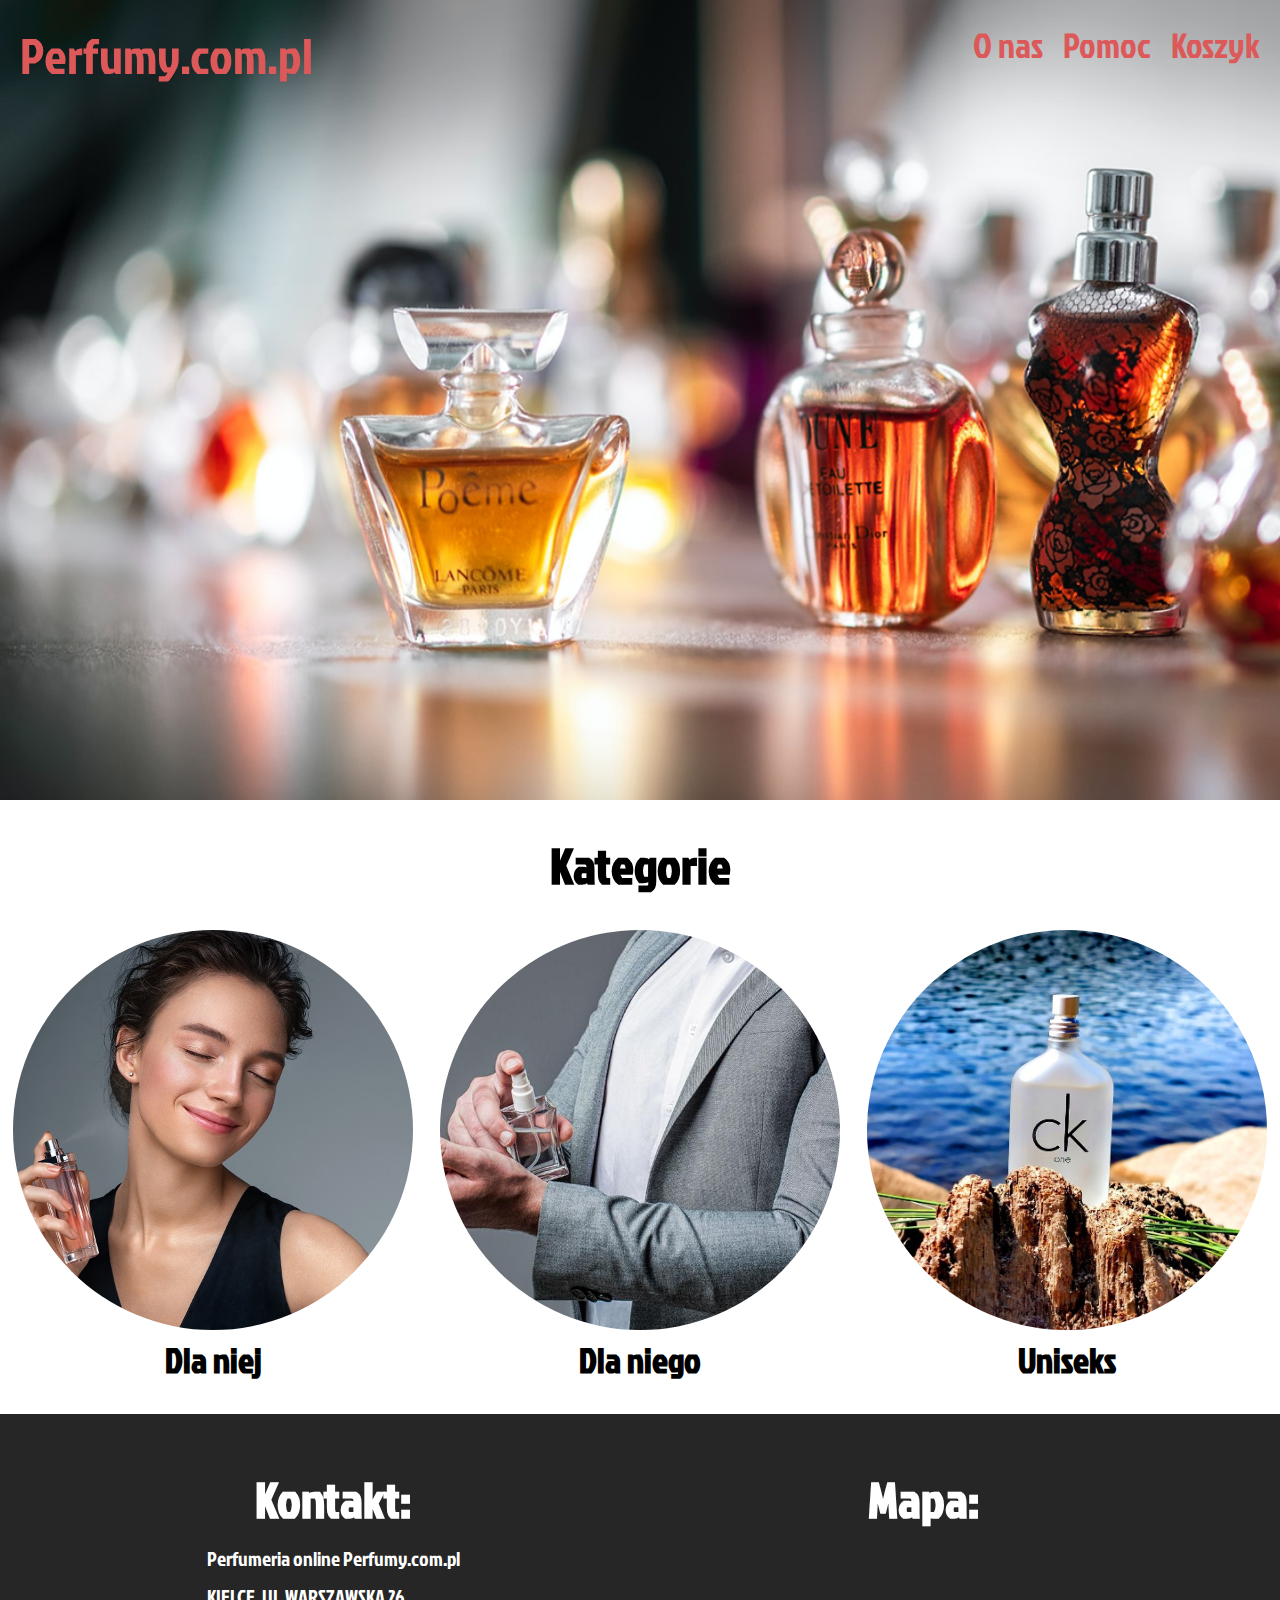
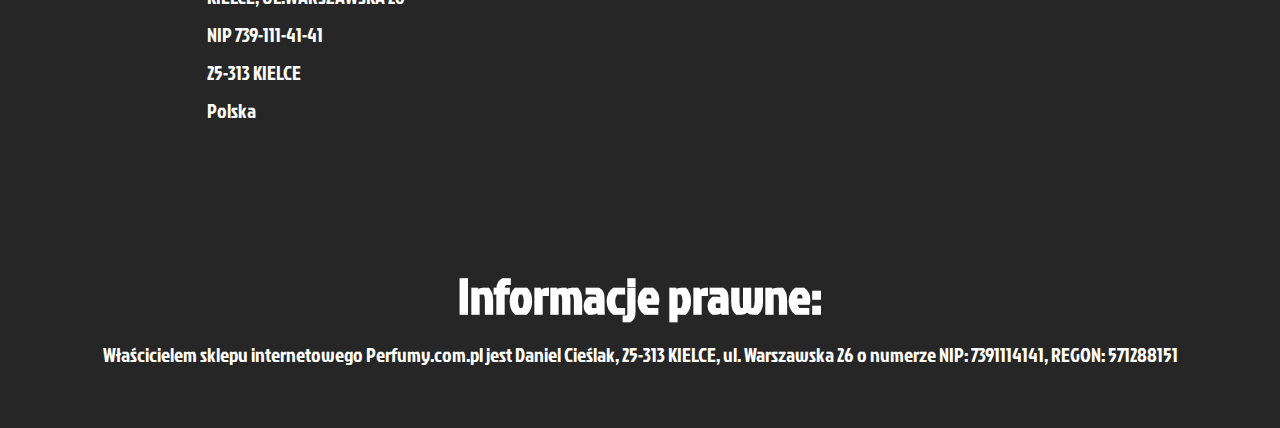
<file: ParfumsShop/src/index.html>
<!DOCTYPE html>
<html lang = "pl-PL">
    <head>
        <title>Perfumy.com.pl</title>
        <meta charset = "UTF-8" />
        <meta name = "viewport" content = "width=device-width, initial-scale=1" />
        <link rel = "stylesheet" href = "style.css"/>
        <link rel = "preconnect" href = "https://fonts.googleapis.com">
        <link rel = "preconnect" href = "https://fonts.gstatic.com" crossorigin>
        <link href = "https://fonts.googleapis.com/css2?family=Jockey+One&display=swap" rel = "stylesheet">
		<link rel = "icon" type = "image/x-icon" href = "../img/favicon.ico">
    </head>
    <body>
        <header id = "indexHeader">
            <div id = "logo">
                <a href = "index.html">Perfumy.com.pl</a>
            </div>
            <nav>
                <a href = "about.html" class = "navigator">O nas</a>
                <a href = "help.html" class = "navigator">Pomoc</a>
                <a href = "cart.php" class = "navigator">Koszyk</a>
            </nav>
        </header>
        <section>
            <h1 id ="catH1">Kategorie</h1>
            <a href = "woman.php">
                <div class = "category">
                    <img class = "catPhoto" src = "../img/woman_parfum.jpg" alt = "woman parfum"/>
                    <h2 class = "catH2">Dla niej</h2>
                </div>
            </a>
            <a href = "man.php">
                <div class = "category">
                    <img class = "catPhoto" src = "../img/man_parfum.jpg" alt = "man parfum"/>
                    <h2 class = "catH2">Dla niego</h2>
                </div>
            </a>
            <a href = "unisex.php">
                <div class = "category">
                    <img class = "catPhoto" src = "../img/unisex_parfum.jpg" alt = "unisex parfum"/>
                    <h2 class = "catH2">Uniseks</h2>
                </div>
            </a>
        </section>
        <footer>
            <div class = "halfFoot">
                <div>
                    <h2 class = "footH2">Kontakt:</h2>
                    <p class = "footText">Perfumeria online Perfumy.com.pl</p>
                    <p class = "footText">KIELCE, UL.WARSZAWSKA 26</p>
                    <p class = "footText">NIP 739-111-41-41</p>
                    <p class = "footText">25-313 KIELCE</p>
                    <p class = "footText">Polska</p>
                </div>
            </div>
            <div class = "halfFoot">
                <div>
                    <h2 class = "footH2">Mapa:</h2>
                    <p class = "footText">
                        <iframe frameborder = "0" style = "border:0;" allowfullscreen = "" aria-hidden = "false" tabindex = "0" src = "https://www.google.com/maps/embed/v1/place?q=Warszawska+26,+25-312+Kielce&key=AIzaSyBFw0Qbyq9zTFTd-tUY6dZWTgaQzuU17R8"></iframe>
                    </p>
                </div>
            </div>
            <div id = "foot">
                <div>
                    <h2 class = "footH2">Informacje prawne:</h2>
                    <p id = "footText">Właścicielem sklepu internetowego Perfumy.com.pl jest Daniel Cieślak, 25-313 KIELCE, ul. Warszawska 26 o numerze NIP: 7391114141, REGON: 571288151</p>
                </div>
            </div>
        </footer>
    </body>
</html>
</file>
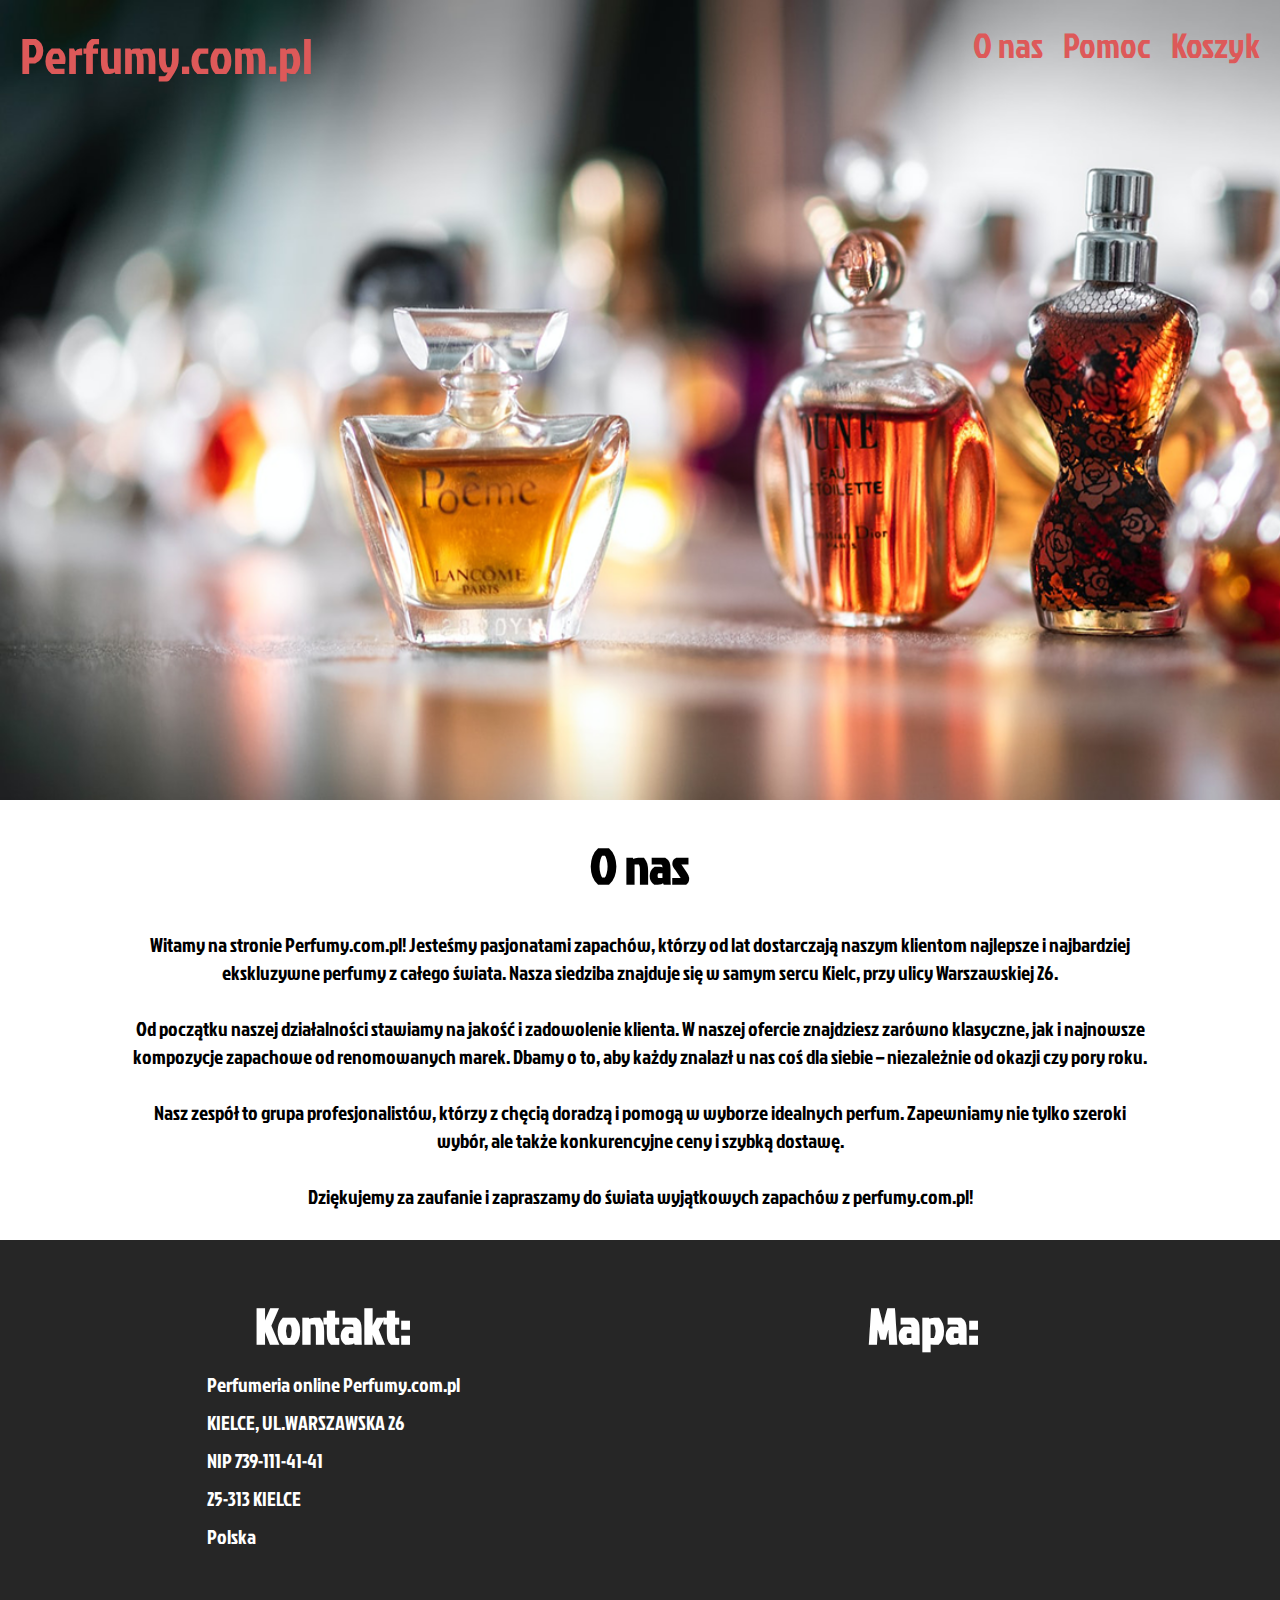
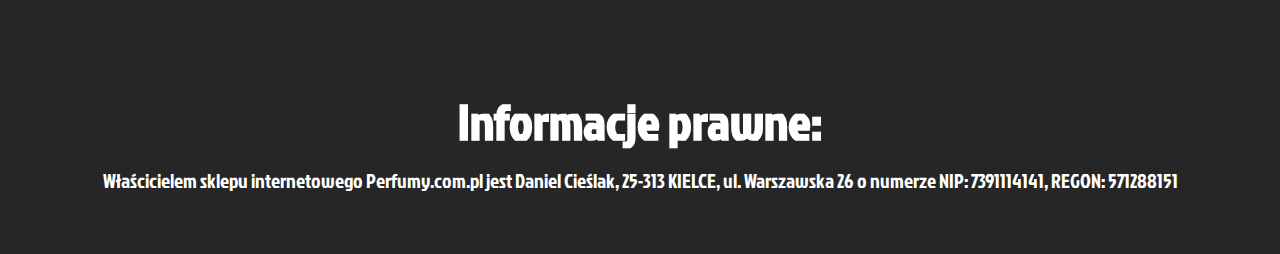
<file: ParfumsShop/src/about.html>
<!DOCTYPE html>
<html lang = "pl-PL">
    <head>
        <title>Perfumy.com.pl</title>
		<meta charset="UTF-8" />
		<meta name = "viewport" content = "width=device-width, initial-scale=1" />
		<link rel = "stylesheet" href = "style.css"/>
		<link rel = "preconnect" href = "https://fonts.googleapis.com">
		<link rel = "preconnect" href = "https://fonts.gstatic.com" crossorigin>
		<link href = "https://fonts.googleapis.com/css2?family=Jockey+One&display=swap" rel = "stylesheet">
		<link rel = "icon" type = "image/x-icon" href = "../img/favicon.ico">
    </head>
    <body>
        <header id = "indexHeader">
            <div id = "logo">
                <a href = "index.html">Perfumy.com.pl</a>
            </div>
            <nav>
                <a href = "about.html" class = "navigator">O nas</a>
                <a href = "help.html" class = "navigator">Pomoc</a>
                <a href = "cart.php" class = "navigator">Koszyk</a>
            </nav>
        </header>
        <section>
            <h1 id ="catH1">O nas</h1>
            <p id = "about">
                Witamy na stronie Perfumy.com.pl! Jesteśmy pasjonatami zapachów, którzy od lat dostarczają naszym klientom najlepsze i najbardziej ekskluzywne perfumy z całego świata. Nasza siedziba znajduje się w samym sercu Kielc, przy ulicy Warszawskiej 26.
                <br/>
                <br/>
                Od początku naszej działalności stawiamy na jakość i zadowolenie klienta. W naszej ofercie znajdziesz zarówno klasyczne, jak i najnowsze kompozycje zapachowe od renomowanych marek. Dbamy o to, aby każdy znalazł u nas coś dla siebie – niezależnie od okazji czy pory roku.
                <br/>
                <br/>
                Nasz zespół to grupa profesjonalistów, którzy z chęcią doradzą i pomogą w wyborze idealnych perfum. Zapewniamy nie tylko szeroki wybór, ale także konkurencyjne ceny i szybką dostawę.
                <br/>
                <br/>
                Dziękujemy za zaufanie i zapraszamy do świata wyjątkowych zapachów z perfumy.com.pl!
            </p>
        </section>
        <footer>
            <div class = "halfFoot">
                <div>
                    <h2 class = "footH2">Kontakt:</h2>
                    <p class = "footText">Perfumeria online Perfumy.com.pl</p>
                    <p class = "footText">KIELCE, UL.WARSZAWSKA 26</p>
                    <p class = "footText">NIP 739-111-41-41</p>
                    <p class = "footText">25-313 KIELCE</p>
                    <p class = "footText">Polska</p>
                </div>
            </div>
            <div class = "halfFoot">
                <div>
                    <h2 class = "footH2">Mapa:</h2>
                    <p class = "footText">
                        <iframe frameborder = "0" style = "border:0;" allowfullscreen = "" aria-hidden = "false" tabindex = "0" src = "https://www.google.com/maps/embed/v1/place?q=Warszawska+26,+25-312+Kielce&key=AIzaSyBFw0Qbyq9zTFTd-tUY6dZWTgaQzuU17R8"></iframe>
                    </p>
                </div>
            </div>
            <div id = "foot">
                <div>
                    <h2 class = "footH2">Informacje prawne:</h2>
                    <p id = "footText">Właścicielem sklepu internetowego Perfumy.com.pl jest Daniel Cieślak, 25-313 KIELCE, ul. Warszawska 26 o numerze NIP: 7391114141, REGON: 571288151</p>
                </div>
            </div>
        </footer>
    </body>
</html>
</file>
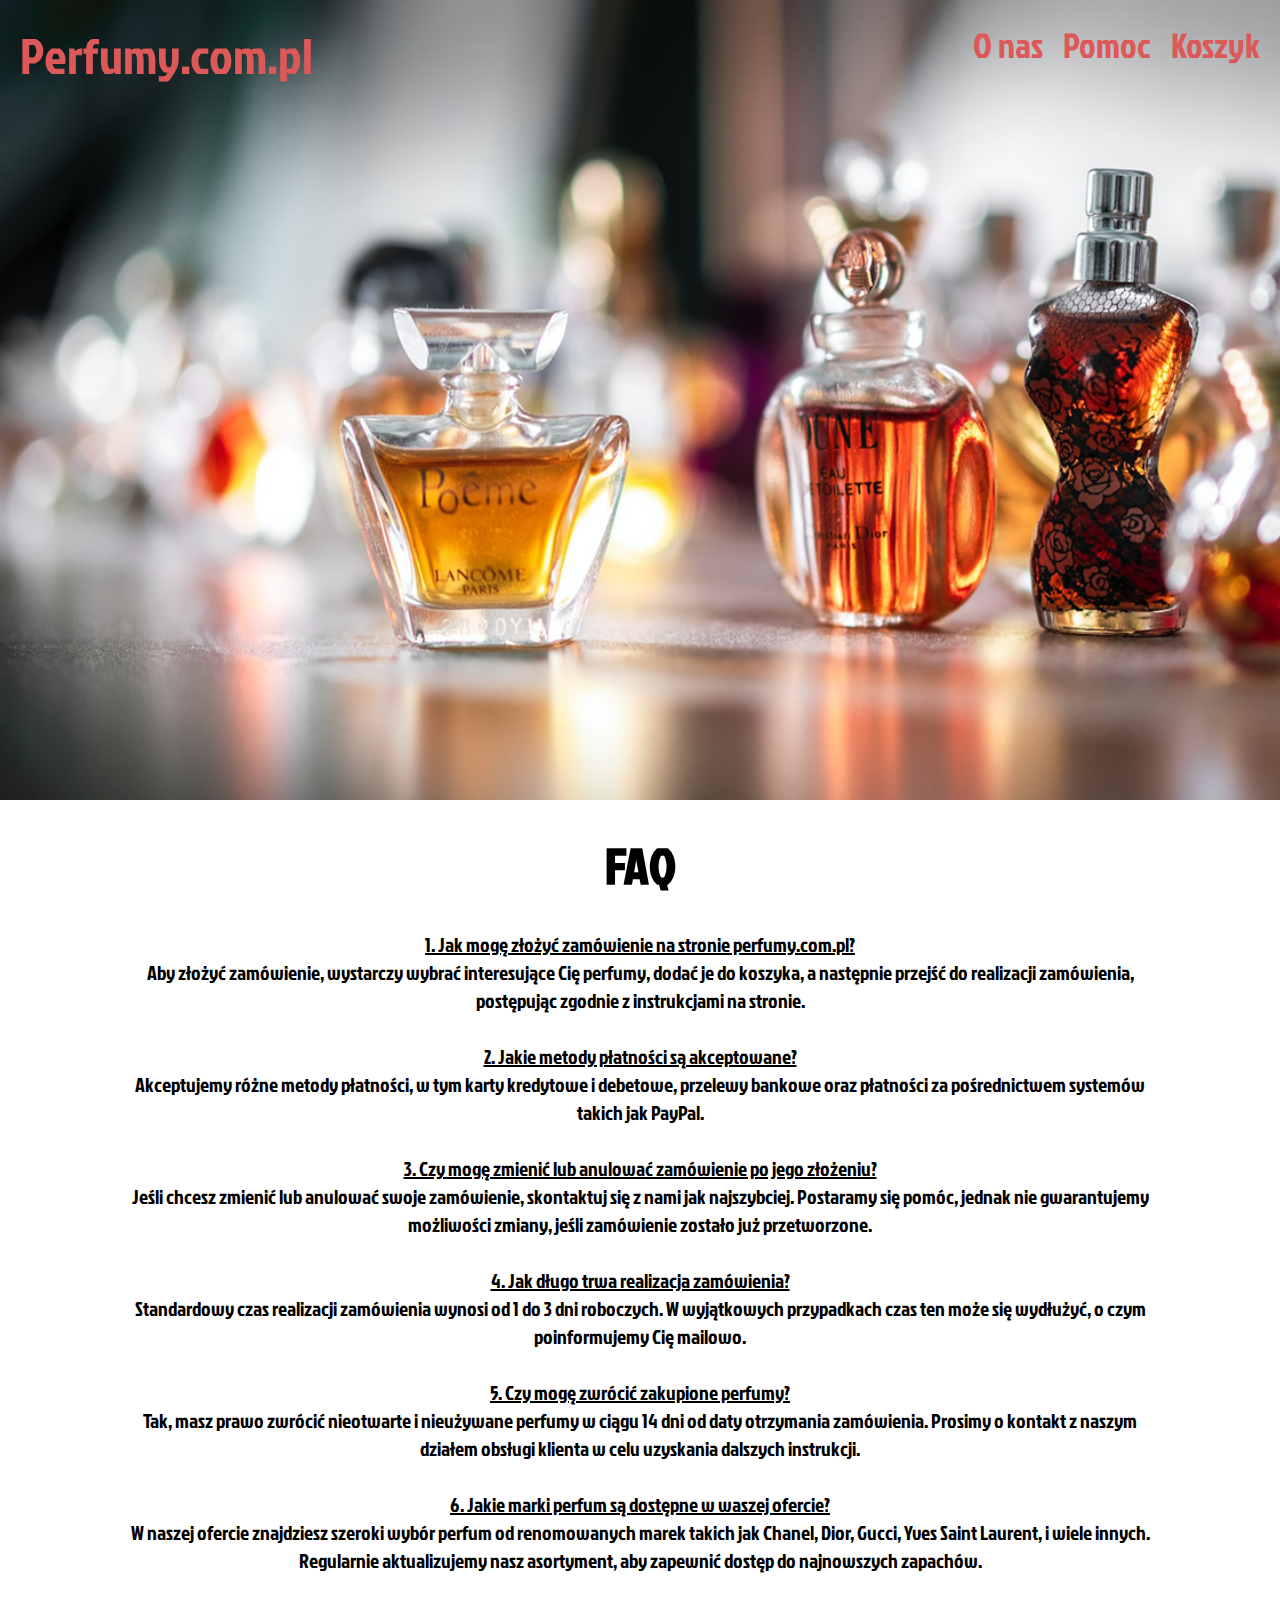
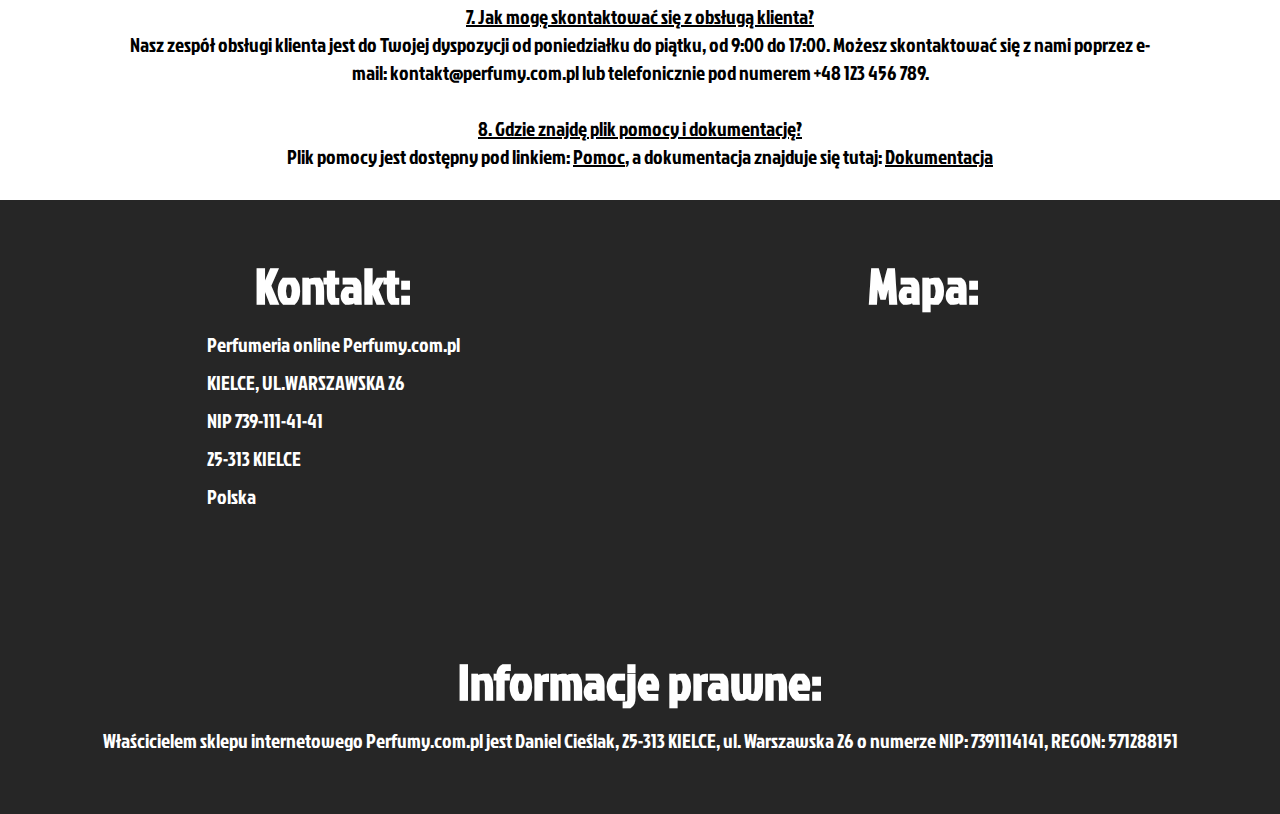
<file: ParfumsShop/src/help.html>
<!DOCTYPE html>
<html lang = "pl-PL">
    <head>
        <title>Perfumy.com.pl</title>
        <meta charset = "UTF-8" />
        <meta name = "viewport" content = "width=device-width, initial-scale=1" />
        <link rel = "stylesheet" href = "style.css"/>
        <link rel = "preconnect" href = "https://fonts.googleapis.com">
        <link rel = "preconnect" href = "https://fonts.gstatic.com" crossorigin>
        <link href = "https://fonts.googleapis.com/css2?family=Jockey+One&display=swap" rel = "stylesheet">
		<link rel = "icon" type = "image/x-icon" href = "../img/favicon.ico">
    </head>
    <body>
        <header id = "indexHeader">
            <div id = "logo">
                <a href = "index.html">Perfumy.com.pl</a>
            </div>
            <nav>
                <a href = "about.html" class = "navigator">O nas</a>
                <a href = "help.html" class = "navigator">Pomoc</a>
                <a href = "cart.php" class = "navigator">Koszyk</a>
            </nav>
        </header>
        <section>
            <h1 id ="catH1">FAQ</h1>
            <p id = "questions">
                <span class = "question">1. Jak mogę złożyć zamówienie na stronie perfumy.com.pl?</span>
                <br/>
                Aby złożyć zamówienie, wystarczy wybrać interesujące Cię perfumy, dodać je do koszyka, a następnie przejść do realizacji zamówienia, postępując zgodnie z instrukcjami na stronie.
                <br/>
                <br/>
                <span class = "question">2. Jakie metody płatności są akceptowane?</span>
                <br/>
                Akceptujemy różne metody płatności, w tym karty kredytowe i debetowe, przelewy bankowe oraz płatności za pośrednictwem systemów takich jak PayPal.
                <br/>
                <br/>
                <span class = "question">3. Czy mogę zmienić lub anulować zamówienie po jego złożeniu?</span>
                <br/>
                Jeśli chcesz zmienić lub anulować swoje zamówienie, skontaktuj się z nami jak najszybciej. Postaramy się pomóc, jednak nie gwarantujemy możliwości zmiany, jeśli zamówienie zostało już przetworzone.
                <br/>
                <br/>
                <span class = "question">4. Jak długo trwa realizacja zamówienia?</span>
                <br/>
                Standardowy czas realizacji zamówienia wynosi od 1 do 3 dni roboczych. W wyjątkowych przypadkach czas ten może się wydłużyć, o czym poinformujemy Cię mailowo.
                <br/>
                <br/>
                <span class = "question">5. Czy mogę zwrócić zakupione perfumy?</span>
                <br/>
                Tak, masz prawo zwrócić nieotwarte i nieużywane perfumy w ciągu 14 dni od daty otrzymania zamówienia. Prosimy o kontakt z naszym działem obsługi klienta w celu uzyskania dalszych instrukcji.
                <br/>
                <br/>
                <span class = "question">6. Jakie marki perfum są dostępne w waszej ofercie?</span>
                <br/>
                W naszej ofercie znajdziesz szeroki wybór perfum od renomowanych marek takich jak Chanel, Dior, Gucci, Yves Saint Laurent, i wiele innych. Regularnie aktualizujemy nasz asortyment, aby zapewnić dostęp do najnowszych zapachów.
                <br/>
                <br/>
                <span class = "question">7. Jak mogę skontaktować się z obsługą klienta?</span>
                <br/>
                Nasz zespół obsługi klienta jest do Twojej dyspozycji od poniedziałku do piątku, od 9:00 do 17:00. Możesz skontaktować się z nami poprzez e-mail: kontakt@perfumy.com.pl lub telefonicznie pod numerem +48&nbsp123&nbsp456&nbsp789.
				<br/>
				<br/>
				<span class = "question">8. Gdzie znajdę plik pomocy i dokumentację?</span>
                <br/>
                Plik pomocy jest dostępny pod linkiem: <a class = "question" href = "perfumycomplHelp.pdf">Pomoc</a>, a dokumentacja znajduje się tutaj: <a class = "question" href = "perfumycomplDoc.pdf">Dokumentacja</a>
            </p>
        </section>
        <footer>
            <div class = "halfFoot">
                <div>
                    <h2 class = "footH2">Kontakt:</h2>
                    <p class = "footText">Perfumeria online Perfumy.com.pl</p>
                    <p class = "footText">KIELCE, UL.WARSZAWSKA 26</p>
                    <p class = "footText">NIP 739-111-41-41</p>
                    <p class = "footText">25-313 KIELCE</p>
                    <p class = "footText">Polska</p>
                </div>
            </div>
            <div class = "halfFoot">
                <div>
                    <h2 class = "footH2">Mapa:</h2>
                    <p class = "footText">
                        <iframe frameborder = "0" style = "border:0;" allowfullscreen = "" aria-hidden = "false" tabindex = "0" src = "https://www.google.com/maps/embed/v1/place?q=Warszawska+26,+25-312+Kielce&key=AIzaSyBFw0Qbyq9zTFTd-tUY6dZWTgaQzuU17R8"></iframe>
                    </p>
                </div>
            </div>
            <div id = "foot">
                <div>
                    <h2 class = "footH2">Informacje prawne:</h2>
                    <p id = "footText">Właścicielem sklepu internetowego Perfumy.com.pl jest Daniel Cieślak, 25-313 KIELCE, ul. Warszawska 26 o numerze NIP: 7391114141, REGON: 571288151</p>
                </div>
            </div>
        </footer>
    </body>
</html>
</file>
<file: ParfumsShop/src/style.css>
body, html{
    margin: 0;
    padding: 0;
}
body{
    font-family: "Jockey One", sans-serif;
}
#indexHeader{
    width: 100%;
    height: 800px;
    background-image: url("../img/background.png");
    background-size: cover;
    background-attachment: fixed;
}
#manHeader{
    width: 100%;
    height: 500px;
    background-image: url("../img/man_background.png");
    background-size: cover;
    background-attachment: fixed;
}
#womanHeader{
    width: 100%;
    height: 500px;
    background-image: url("../img/woman_background.png");
    background-size: cover;
    background-attachment: fixed;
}
#unisexHeader{
    width: 100%;
    height: 500px;
    background-image: url("../img/unisex_background.png");
    background-size: cover;
    background-attachment: fixed;
}
nav{
    display: flex;
    justify-content: flex-end;
}
.navigator{
    font-size: 35px;
    padding-right: 20px;
    padding-top: 20px;
    color: #dd5959;
}
.navigator:visited{
    color: #dd5959;
}
#logo{
    width: 50%;
    float: left;
    display: flex;
}
a{
    text-decoration: none;
    color: black;
}
a:visited{
    color: black;
}
#logo a{
    font-size: 50px;
    padding-left: 20px;
    padding-top: 20px;
    color: #dd5959;
}
#titl{
    margin: 0px;
    font-size: 72px;
}
#filtr{
    margin: 0px;
    font-size: 35px;
    text-decoration: underline;
    width: 100%;
    user-select: none;
}
#split{
    margin-top: 20px;
    width: 100%;
}
section{
    margin-bottom: 30px;
    margin-top: 30px;
    width: 100%;
    display: flex;
    justify-content: space-around;
    text-align: center;
    flex-wrap: wrap;
}
#catH1{
    margin-top: 0px;
    margin-bottom: 30px;
    font-size: 50px;
    text-align: center;
    width: 100%;
}
.category{
    flex: 1;
}
.catPhoto{
    width: 400px;
    height: 400px;
    border-radius: 400px;
    object-fit: cover;
}
.catH2{
    margin: 0px;
    font-size: 35px;
}
footer{
    display: flex;
    justify-content: space-around;
    flex-wrap: wrap;
    width: 100%;
    background-color: #262626;
    padding: 50px;
    box-sizing: border-box;
}
iframe{
    margin: 0px;
    width: 300px;
    height: 300px;
}
.halfFoot{
    display: flex;
    justify-content: space-around;
    flex-wrap: wrap;
}
#foot{
    width: 100%;
    text-align: center;
}
.footH2{
    text-align: center;
    margin: 0px;
    font-size: 50px;
    color: white;
}
.footText{
    color: white;
    font-size: 20px;
    margin: 10px;
}
#footText{
    color: white;
    font-size: 20px;
    margin: 10px;
    text-align: center;
}
.product img{
    width: 300px;
    height: 300px;
}
.product{
    margin-left: 35px;
    margin-right: 35px;
}
.product h2{
    margin: 0px;
    font-size: 25px;
}
#products{
    display: flex;
    flex-wrap: wrap;
    justify-content: space-around;
    padding-left: 50px;
    padding-right: 50px;
    box-sizing: border-box;
}
#bread{
    margin: 0px;
    font-size: 35px;
    width: 100%;
}
.productPhoto{
    width: 400px;
    height: 400px;
}
.descProduct{
    width: 50%;
}
#slider{
    display: flex;
    flex-wrap: wrap;
    justify-content: space-around;
}
#price{
    font-size: 50px;
    margin-left: 0px;
    margin-right: 0px;
    margin-top: 15px;
    margin-bottom: 25px;
    width: 100%;
}
#price hr{
    width: 100%;
}
#addToCart input, #addToCart button{
    font-family: "Jockey One", sans-serif;
    font-size: 30px;
    margin-left: 0px;
    margin-right: 0px;
    height: 75px;
}
#addToCart input{
    border: 2px solid black;
    border-radius: 50px;
    box-sizing: border-box;
    text-align: center;
    width: 175px;
}
#addToCart button{
    color: white;
    background-color: black;
    border-radius: 50px;
    border: 0px solid white;
    box-sizing: border-box;
    text-align: center;
    width: 300px;
	cursor: pointer;
}
#addToCart{
    margin-top: 15px;
    margin-bottom: 25px;
    display: flex;
    flex-wrap: wrap;
    justify-content: space-around;
}
#amount{
    font-size: 35px;
    margin: 0px;
}
#disableAmount{
    font-size: 35px;
    margin: 0px;
    visibility: hidden;
}
#desct{
    font-size: 35px;
    margin: 0px;
    margin-top: 15px;
}
#desc{
    font-size: 20px;
    margin: 0px;
}
#about{
    margin: 0px;
    padding: 0px;
    width: 80%;
    font-size: 20px;
}
#questions{
    margin: 0px;
    padding: 0px;
    font-size: 20px;
    width: 80%;
}
.question{
    text-decoration: underline;
}
.cartProduct{
    display: flex;
    flex-wrap: wrap;
    justify-content: space-around;
    width: 100%;
    padding-left: 30%;
    padding-right: 30%;
}
.cartProcuctIMGName img{
    width: 200px;
    height: 200px;
}
.cartProductt{
    margin: 0px;
    padding: 0px;
    font-size: 35px;
}
.cartDesc{
    font-size: 35px;
    margin: 0px;
}
.cartDescDelete{
    font-size: 35px;
    margin: 0px;
    margin-top: 5px;
    text-decoration: underline;
    margin-bottom: 10px;
}
#summaryPrice, #finish{
    font-size: 35px;
    margin: 0px;
}
#endSection{
    display: flex;
    flex-wrap: wrap;
    justify-content: space-around;
    width: 100%;
    padding-left: 20%;
    padding-right: 20%;
    margin: 0px;
    margin-top: 20px;
}
#filters{
    max-height: 0;
    margin: 0px;
    font-size: 20px;
    overflow: hidden;
    opacity: 0;
    transition: max-height 0.5s ease-out, opacity 0.5s ease-out;;
}
#filters.show {
    max-height: 200px;
    opacity: 1;
}
#filters input, #filters select{
    width: 100px;
    margin: 0px;
    margin-left: 10px;
    margin-right: 10px;
    text-align: center;
}
#filters p{
    margin: 10px;
}
.info{
	margin: 0px;
    padding: 0px;
    width: 100%;
    font-size: 20px;
}
input::-webkit-outer-spin-button,
input::-webkit-inner-spin-button {
  -webkit-appearance: none;
  margin: 0;
}
@media screen and (max-width: 768px) {
    nav{   
        flex-direction: column;
        align-items: flex-end;
    } 
    #logo a{
        font-size: 35px;
        padding-left: 20px;
        padding-top: 20px;
        color: #dd5959;
    }
    #products{
        padding-left: 0px;
        padding-right: 0px;
    }
    .halfFoot{
        flex-direction: column;
    }
    .descProduct{
        width: 100%;
    }
    #disableAmount{
        visibility: disabled;
    }
    .cartProduct, #endSection{
        padding-left: 0px;
        padding-right: 0px;
    }
}
</file>
